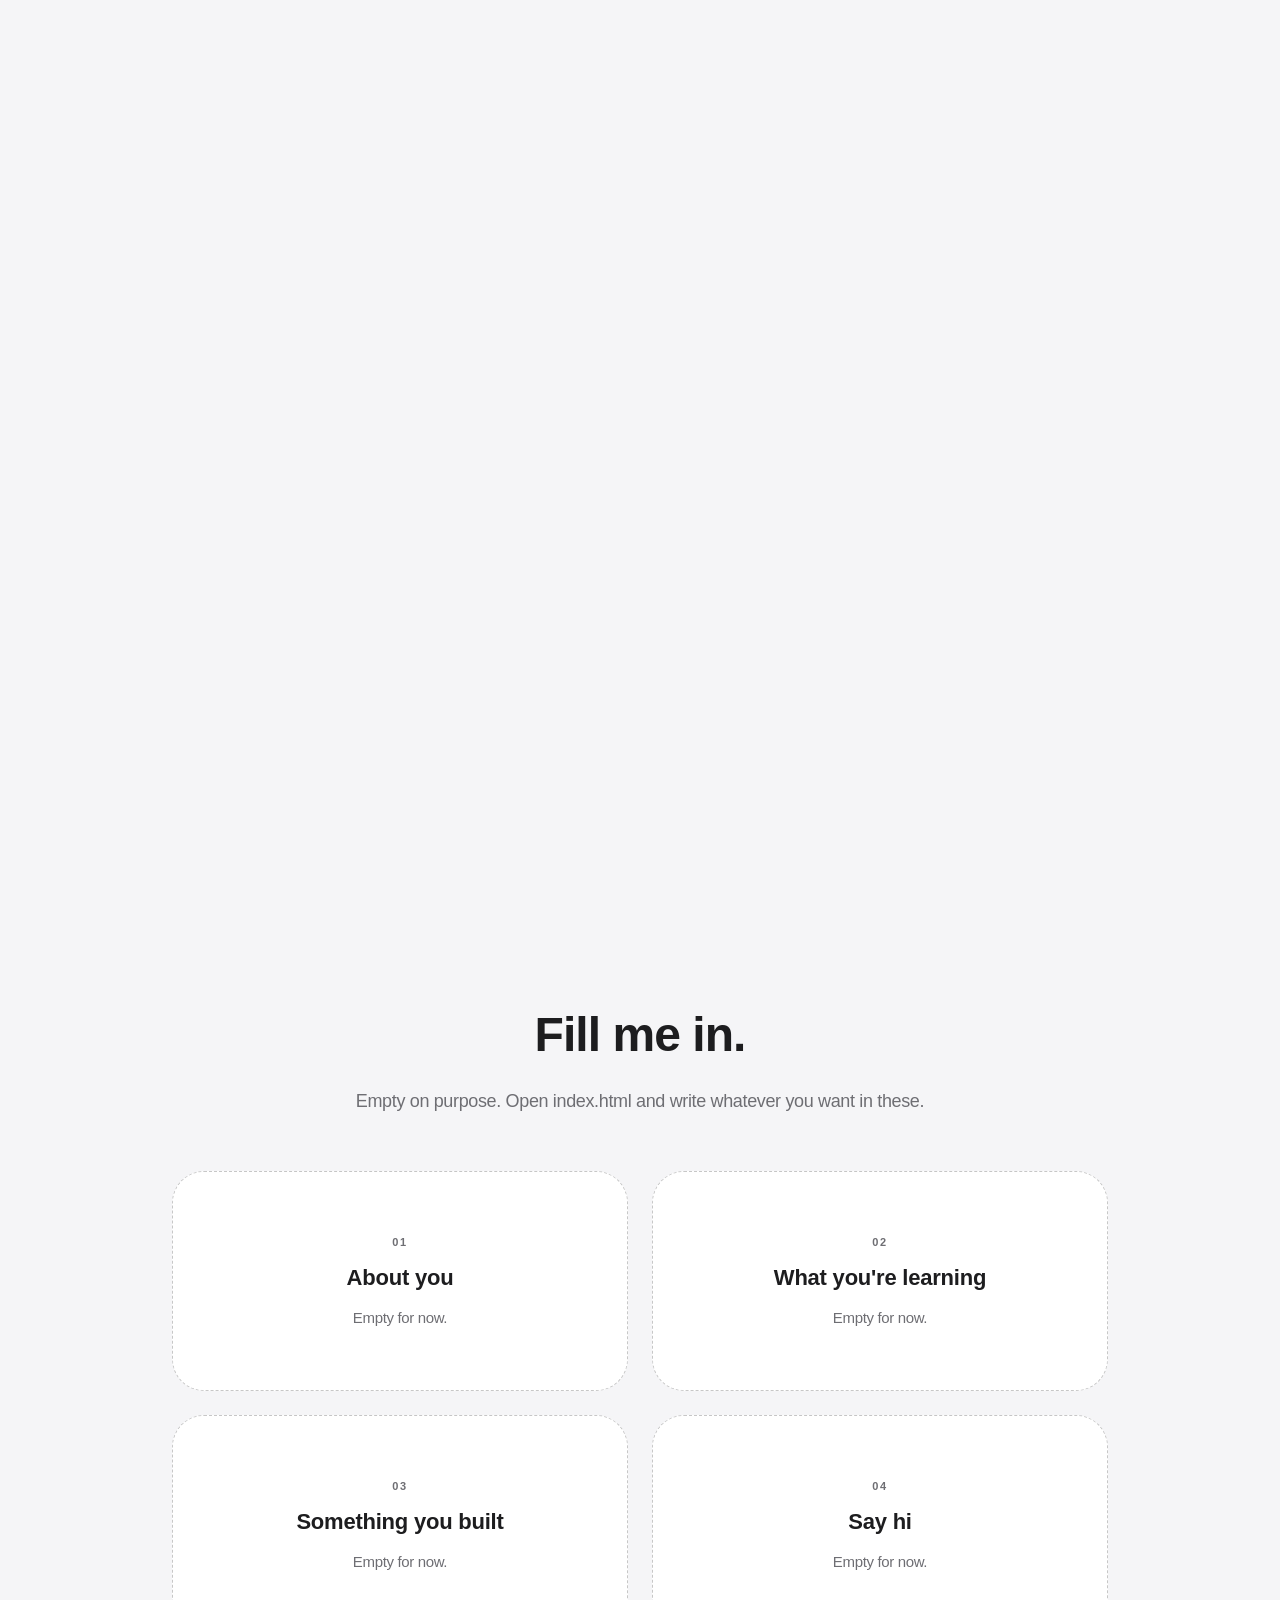
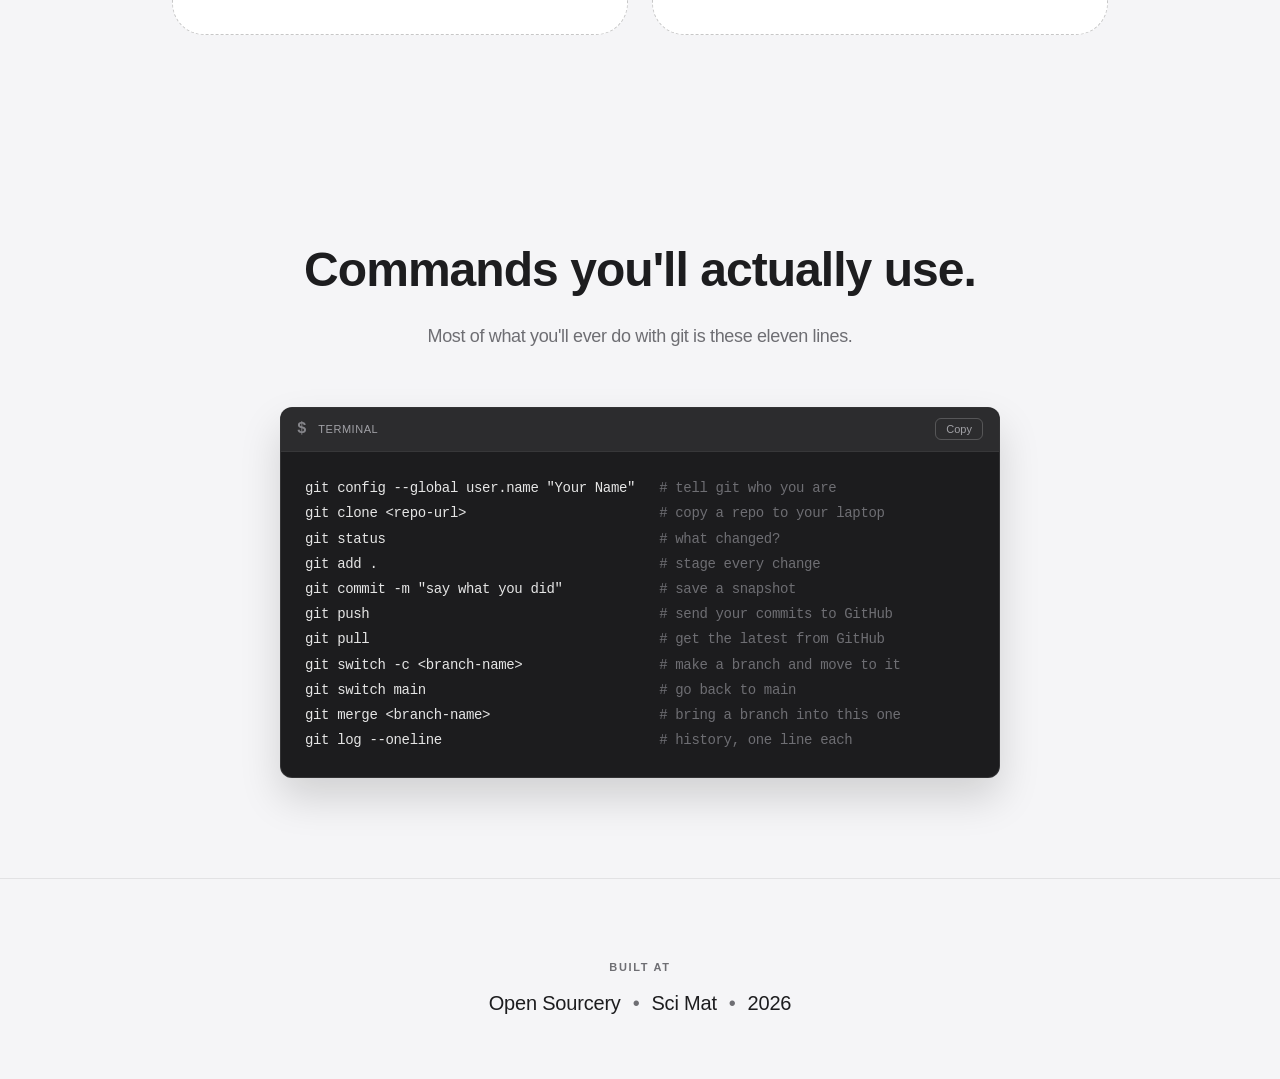
<file: index.html>
<!DOCTYPE html>
<html lang="en">

<head>
    <meta charset="UTF-8">
    <meta name="viewport" content="width=device-width, initial-scale=1.0">
    <title>Open Sourcery | Sci Mat</title>
    <meta name="description" content="Open Sourcery by Sci Mat: GitHub Pages and Actions demo.">
    <link rel="stylesheet" href="style.css">
    <script src="script.js"></script>
</head>

<body>
    <!-- Intro animation -->
    <div id="preloader">
        <div class="loader-logo">Open Sourcery</div>
    </div>

    <!-- Black/white switch, top-right -->
    <div class="top-bar">
        <button class="icon-btn" id="theme-toggle" aria-label="Switch black and white">
            <svg id="icon-moon" viewBox="0 0 20 20" xmlns="http://www.w3.org/2000/svg">
                <path d="M17.293 13.293A8 8 0 016.707 2.707a8.001 8.001 0 1010.586 10.586z"></path>
            </svg>
            <svg id="icon-sun" viewBox="0 0 20 20" xmlns="http://www.w3.org/2000/svg" style="display:none;">
                <path d="M10 2a1 1 0 011 1v1a1 1 0 11-2 0V3a1 1 0 011-1zm4 8a4 4 0 11-8 0 4 4 0 018 0zm-.464 4.95l.707.707a1 1 0 001.414-1.414l-.707-.707a1 1 0 00-1.414 1.414zm2.12-10.607a1 1 0 010 1.414l-.706.707a1 1 0 11-1.414-1.414l.707-.707a1 1 0 011.414 0zM17 11a1 1 0 100-2h-1a1 1 0 100 2h1zm-7 4a1 1 0 011 1v1a1 1 0 11-2 0v-1a1 1 0 011-1zM5.05 6.464A1 1 0 106.465 5.05l-.708-.707a1 1 0 00-1.414 1.414l.707.707zm1.414 8.486l-.707.707a1 1 0 01-1.414-1.414l.707-.707a1 1 0 011.414 1.414zM4 11a1 1 0 100-2H3a1 1 0 000 2h1z" fill-rule="evenodd" clip-rule="evenodd"></path>
            </svg>
        </button>
    </div>

    <!-- Hero -->
    <header>
        <h1>Open Sourcery</h1>
        <p class="subtitle">by Sci Mat</p>
        <p class="tagline">github pages and actions demo</p>

        <div class="btn-row">
            <a class="btn" href="https://github.com/IshuIsAwake" target="_blank" rel="noopener">
                <svg viewBox="0 0 16 16" xmlns="http://www.w3.org/2000/svg" aria-hidden="true">
                    <path d="M8 0c4.42 0 8 3.58 8 8a8.013 8.013 0 0 1-5.45 7.59c-.4.08-.55-.17-.55-.38 0-.27.01-1.13.01-2.2 0-.75-.25-1.23-.54-1.48 1.78-.2 3.65-.88 3.65-3.95 0-.88-.31-1.59-.82-2.15.08-.2.36-1.02-.08-2.12 0 0-.67-.22-2.2.82-.64-.18-1.32-.27-2-.27-.68 0-1.36.09-2 .27-1.53-1.03-2.2-.82-2.2-.82-.44 1.1-.16 1.92-.08 2.12-.51.56-.82 1.28-.82 2.15 0 3.06 1.86 3.75 3.64 3.95-.23.2-.44.55-.51 1.07-.46.21-1.61.55-2.33-.66-.15-.24-.6-.83-1.23-.82-.67.01-.27.38.01.53.34.19.73.9.82 1.13.16.45.68 1.31 2.69.94 0 .67.01 1.3.01 1.49 0 .21-.15.45-.55.38A7.995 7.995 0 0 1 0 8c0-4.42 3.58-8 8-8Z"></path>
                </svg>
                GitHub
            </a>
            <a class="btn btn-outline" href="projects.html">Projects &rarr;</a>
        </div>
    </header>

    <div class="container">

        <!-- Empty boxes: fill these in with anything you like -->
        <section>
            <h2 class="section-title reveal">Fill me in.</h2>
            <p class="section-subtitle reveal">Empty on purpose. Open index.html and write whatever you want in these.</p>
            <div class="box-grid two-by-two">
                <div class="box reveal">
                    <span class="box-number">01</span>
                    <h3>About you</h3>
                    <p>Empty for now.</p>
                </div>
                <div class="box reveal">
                    <span class="box-number">02</span>
                    <h3>What you're learning</h3>
                    <p>Empty for now.</p>
                </div>
                <div class="box reveal">
                    <span class="box-number">03</span>
                    <h3>Something you built</h3>
                    <p>Empty for now.</p>
                </div>
                <div class="box reveal">
                    <span class="box-number">04</span>
                    <h3>Say hi</h3>
                    <p>Empty for now.</p>
                </div>
            </div>
        </section>

        <!-- Terminal: git commands -->
        <section>
            <h2 class="section-title reveal">Commands you'll actually use.</h2>
            <p class="section-subtitle reveal">Most of what you'll ever do with git is these eleven lines.</p>
            <div class="terminal-window reveal">
                <div class="terminal-header">
                    <div class="terminal-label">
                        <span class="terminal-prompt">$</span>
                        <span class="terminal-title">Terminal</span>
                    </div>
                    <button class="copy-btn" data-copy-target="git-commands">Copy</button>
                </div>
                <pre><code id="git-commands">git config --global user.name "Your Name"   <span class="note"># tell git who you are</span>
git clone &lt;repo-url&gt;                        <span class="note"># copy a repo to your laptop</span>
git status                                  <span class="note"># what changed?</span>
git add .                                   <span class="note"># stage every change</span>
git commit -m "say what you did"            <span class="note"># save a snapshot</span>
git push                                    <span class="note"># send your commits to GitHub</span>
git pull                                    <span class="note"># get the latest from GitHub</span>
git switch -c &lt;branch-name&gt;                 <span class="note"># make a branch and move to it</span>
git switch main                             <span class="note"># go back to main</span>
git merge &lt;branch-name&gt;                     <span class="note"># bring a branch into this one</span>
git log --oneline                           <span class="note"># history, one line each</span></code></pre>
            </div>
        </section>

    </div>

    <footer class="reveal">
        <p class="footer-label">Built at</p>
        <p class="footer-line">Open Sourcery<span class="dot">&bull;</span>Sci Mat<span class="dot">&bull;</span><span id="year">2026</span></p>
    </footer>
</body>

</html>
</file>
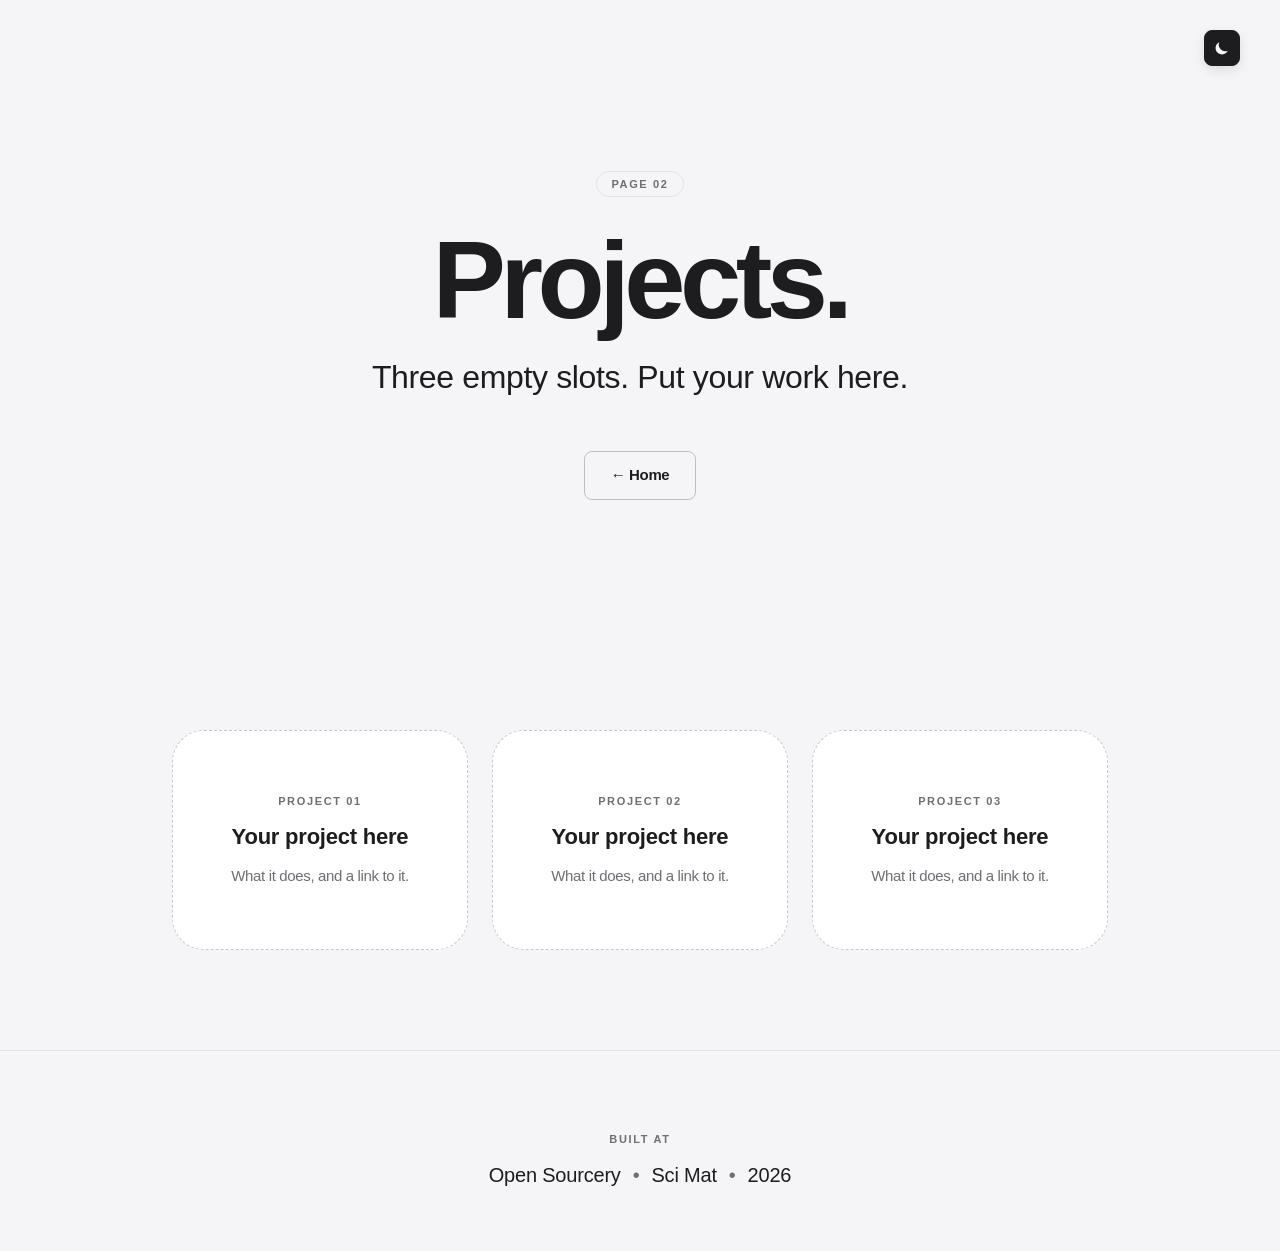
<file: projects.html>
<!DOCTYPE html>
<html lang="en">

<head>
    <meta charset="UTF-8">
    <meta name="viewport" content="width=device-width, initial-scale=1.0">
    <title>Projects | Open Sourcery</title>
    <meta name="description" content="Open Sourcery by Sci Mat: GitHub Pages and Actions demo.">
    <link rel="stylesheet" href="style.css">
    <script src="script.js"></script>
</head>

<body>
    <!-- Black/white switch, top-right -->
    <div class="top-bar">
        <button class="icon-btn" id="theme-toggle" aria-label="Switch black and white">
            <svg id="icon-moon" viewBox="0 0 20 20" xmlns="http://www.w3.org/2000/svg">
                <path d="M17.293 13.293A8 8 0 016.707 2.707a8.001 8.001 0 1010.586 10.586z"></path>
            </svg>
            <svg id="icon-sun" viewBox="0 0 20 20" xmlns="http://www.w3.org/2000/svg" style="display:none;">
                <path d="M10 2a1 1 0 011 1v1a1 1 0 11-2 0V3a1 1 0 011-1zm4 8a4 4 0 11-8 0 4 4 0 018 0zm-.464 4.95l.707.707a1 1 0 001.414-1.414l-.707-.707a1 1 0 00-1.414 1.414zm2.12-10.607a1 1 0 010 1.414l-.706.707a1 1 0 11-1.414-1.414l.707-.707a1 1 0 011.414 0zM17 11a1 1 0 100-2h-1a1 1 0 100 2h1zm-7 4a1 1 0 011 1v1a1 1 0 11-2 0v-1a1 1 0 011-1zM5.05 6.464A1 1 0 106.465 5.05l-.708-.707a1 1 0 00-1.414 1.414l.707.707zm1.414 8.486l-.707.707a1 1 0 01-1.414-1.414l.707-.707a1 1 0 011.414 1.414zM4 11a1 1 0 100-2H3a1 1 0 000 2h1z" fill-rule="evenodd" clip-rule="evenodd"></path>
            </svg>
        </button>
    </div>

    <!-- Hero -->
    <header class="short">
        <span class="badge">Page 02</span>
        <h1>Projects.</h1>
        <p class="tagline">Three empty slots. Put your work here.</p>

        <div class="btn-row">
            <a class="btn btn-outline" href="index.html">&larr; Home</a>
        </div>
    </header>

    <div class="container">

        <!-- Project slots: replace these with your own -->
        <section>
            <div class="box-grid">
                <div class="box reveal">
                    <span class="box-number">Project 01</span>
                    <h3>Your project here</h3>
                    <p>What it does, and a link to it.</p>
                </div>
                <div class="box reveal">
                    <span class="box-number">Project 02</span>
                    <h3>Your project here</h3>
                    <p>What it does, and a link to it.</p>
                </div>
                <div class="box reveal">
                    <span class="box-number">Project 03</span>
                    <h3>Your project here</h3>
                    <p>What it does, and a link to it.</p>
                </div>
            </div>
        </section>

    </div>

    <footer class="reveal">
        <p class="footer-label">Built at</p>
        <p class="footer-line">Open Sourcery<span class="dot">&bull;</span>Sci Mat<span class="dot">&bull;</span><span id="year">2026</span></p>
    </footer>
</body>

</html>
</file>
<file: style.css>
/* ─────────────────────────────────────────────
   Colours. Light is the default; the button in the
   top-right corner switches to dark.
───────────────────────────────────────────── */
:root {
    --bg: #f5f5f7;
    --bg-soft: #ffffff;
    --text: #1d1d1f;
    --text-soft: #6e6e73;
    --border: rgba(0, 0, 0, 0.08);
    --border-strong: rgba(0, 0, 0, 0.22);
}

[data-theme="dark"] {
    --bg: #000000;
    --bg-soft: #0a0a0a;
    --text: #ffffff;
    --text-soft: #86868b;
    --border: rgba(255, 255, 255, 0.12);
    --border-strong: rgba(255, 255, 255, 0.28);
}

* {
    margin: 0;
    padding: 0;
    box-sizing: border-box;
    -webkit-font-smoothing: antialiased;
}

body {
    background: var(--bg);
    color: var(--text);
    font-family: -apple-system, "SF Pro Display", "Inter", "Segoe UI", "Helvetica Neue", Helvetica, Arial, sans-serif;
    line-height: 1.47;
    letter-spacing: -0.022em;
    text-align: center;
    transition: background 0.4s ease, color 0.4s ease;
}

a {
    color: inherit;
}

.container {
    max-width: 980px;
    margin: 0 auto;
    padding: 0 22px;
}

/* ─────────────────────────────────────────────
   Intro animation (home page only)
───────────────────────────────────────────── */
#preloader {
    position: fixed;
    inset: 0;
    background: var(--bg);
    z-index: 10000;
    display: flex;
    justify-content: center;
    align-items: center;
    transition: opacity 0.8s ease, visibility 0.8s;
}

#preloader.fade-out {
    opacity: 0;
    visibility: hidden;
}

.loader-logo {
    font-size: clamp(40px, 9vw, 72px);
    font-weight: 700;
    letter-spacing: -0.05em;
    opacity: 0;
    filter: blur(10px);
    animation: entrance 2s cubic-bezier(0.2, 0.8, 0.2, 1) forwards;
}

@keyframes entrance {
    0%   { opacity: 0; transform: scale(0.9); filter: blur(10px); }
    30%  { opacity: 1; transform: scale(1);   filter: blur(0); }
    80%  { opacity: 1; transform: scale(1);   filter: blur(0); }
    100% { opacity: 0; transform: scale(1.1); filter: blur(5px); }
}

/* ─────────────────────────────────────────────
   Top-right corner: the black/white switch
───────────────────────────────────────────── */
.top-bar {
    position: fixed;
    top: 30px;
    right: 40px;
    z-index: 10001;
    display: flex;
    gap: 12px;
    opacity: 0;
    transform: translateY(-20px);
    transition: all 0.8s cubic-bezier(0.16, 1, 0.3, 1);
}

.top-bar.loaded {
    opacity: 1;
    transform: translateY(0);
}

.icon-btn {
    width: 36px;
    height: 36px;
    display: flex;
    align-items: center;
    justify-content: center;
    background: var(--text);
    color: var(--bg);
    border: 1px solid var(--text);
    border-radius: 8px;
    cursor: pointer;
    box-shadow: 0 4px 12px rgba(0, 0, 0, 0.1);
    transition: all 0.2s ease;
}

.icon-btn:hover {
    background: transparent;
    color: var(--text);
    transform: translateY(-1px);
}

.icon-btn svg {
    width: 16px;
    height: 16px;
    fill: currentColor;
}

/* ─────────────────────────────────────────────
   Hero
───────────────────────────────────────────── */
header {
    min-height: 100vh;
    display: flex;
    flex-direction: column;
    justify-content: center;
    align-items: center;
    padding: 120px 22px 80px;
    opacity: 0;
    transform: translateY(20px);
    transition: all 1.2s cubic-bezier(0.2, 0.8, 0.2, 1);
}

header.short {
    min-height: 70vh;
}

header.loaded {
    opacity: 1;
    transform: translateY(0);
}

.badge {
    display: inline-block;
    padding: 4px 14px;
    border: 1px solid var(--border);
    border-radius: 20px;
    color: var(--text-soft);
    font-size: 11px;
    font-weight: 600;
    text-transform: uppercase;
    letter-spacing: 0.15em;
    margin-bottom: 28px;
}

header h1 {
    font-size: clamp(56px, 12vw, 110px);
    font-weight: 600;
    letter-spacing: -0.05em;
    line-height: 1;
    margin-bottom: 24px;
}

.subtitle {
    font-size: 20px;
    color: var(--text-soft);
    letter-spacing: 0.02em;
    margin-bottom: 40px;
}

.tagline {
    font-size: clamp(24px, 4vw, 32px);
    font-weight: 500;
    line-height: 1.15;
    margin-bottom: 56px;
}

/* ─────────────────────────────────────────────
   Buttons
───────────────────────────────────────────── */
.btn-row {
    display: flex;
    flex-wrap: wrap;
    justify-content: center;
    gap: 14px;
}

.btn {
    display: inline-flex;
    align-items: center;
    gap: 8px;
    padding: 12px 26px;
    background: var(--text);
    color: var(--bg);
    border: 1px solid var(--text);
    border-radius: 8px;
    font-size: 15px;
    font-weight: 600;
    text-decoration: none;
    box-shadow: 0 4px 12px rgba(0, 0, 0, 0.1);
    transition: all 0.2s ease;
}

.btn:hover {
    background: transparent;
    color: var(--text);
    transform: translateY(-1px);
}

.btn svg {
    width: 18px;
    height: 18px;
    fill: currentColor;
}

.btn-outline {
    background: transparent;
    color: var(--text);
    border-color: var(--border-strong);
    box-shadow: none;
}

.btn-outline:hover {
    border-color: var(--text);
}

/* ─────────────────────────────────────────────
   Sections
───────────────────────────────────────────── */
section {
    padding: 100px 0;
}

.section-title {
    font-size: clamp(36px, 6vw, 48px);
    font-weight: 600;
    letter-spacing: -0.02em;
    margin-bottom: 16px;
}

.section-subtitle {
    font-size: 18px;
    color: var(--text-soft);
    max-width: 640px;
    margin: 0 auto 56px;
    line-height: 1.6;
}

/* Empty boxes: the parts people fill in themselves */
.box-grid {
    display: grid;
    grid-template-columns: repeat(auto-fit, minmax(260px, 1fr));
    gap: 24px;
}

.box-grid.two-by-two {
    grid-template-columns: repeat(2, 1fr);
}

.box {
    min-height: 220px;
    padding: 36px 28px;
    background: var(--bg-soft);
    border: 1.5px dashed var(--border-strong);
    border-radius: 32px;
    display: flex;
    flex-direction: column;
    justify-content: center;
    align-items: center;
    gap: 12px;
    transition: all 0.3s ease;
}

.box:hover {
    border-color: var(--text);
    transform: translateY(-4px);
}

.box h3 {
    font-size: 22px;
    font-weight: 600;
    letter-spacing: -0.01em;
}

.box p {
    font-size: 15px;
    color: var(--text-soft);
}

.box-number {
    font-size: 11px;
    font-weight: 600;
    text-transform: uppercase;
    letter-spacing: 0.15em;
    color: var(--text-soft);
}

/* ─────────────────────────────────────────────
   Terminal (dark in both themes)
───────────────────────────────────────────── */
.terminal-window {
    max-width: 720px;
    margin: 0 auto;
    text-align: left;
    background: #1c1c1e;
    border: 1px solid rgba(255, 255, 255, 0.1);
    border-radius: 12px;
    overflow: hidden;
    box-shadow: 0 20px 40px rgba(0, 0, 0, 0.15);
}

[data-theme="dark"] .terminal-window {
    border-color: rgba(255, 255, 255, 0.05);
    box-shadow: 0 20px 60px rgba(0, 0, 0, 0.5);
}

.terminal-header {
    display: flex;
    justify-content: space-between;
    align-items: center;
    padding: 10px 16px;
    background: #2c2c2e;
    border-bottom: 1px solid rgba(255, 255, 255, 0.05);
}

.terminal-label {
    display: flex;
    gap: 12px;
    align-items: center;
}

.terminal-prompt {
    color: #86868b;
    font-family: "SF Mono", Menlo, Consolas, monospace;
    font-weight: 700;
}

.terminal-title {
    color: #a1a1a6;
    font-size: 11px;
    font-weight: 500;
    letter-spacing: 0.05em;
    text-transform: uppercase;
}

.copy-btn {
    background: transparent;
    border: 1px solid rgba(255, 255, 255, 0.2);
    color: #a1a1a6;
    padding: 4px 10px;
    border-radius: 6px;
    font-size: 11px;
    font-weight: 500;
    cursor: pointer;
    transition: all 0.2s ease;
}

.copy-btn:hover {
    color: #f5f5f7;
    background: rgba(255, 255, 255, 0.1);
    border-color: rgba(255, 255, 255, 0.4);
}

.copy-btn.copied {
    background: #f5f5f7;
    color: #1c1c1e;
    border-color: #f5f5f7;
}

.terminal-window pre {
    padding: 24px;
    overflow-x: auto;
}

.terminal-window code {
    color: #e5e5e5;
    font-family: "SF Mono", Menlo, Consolas, monospace;
    font-size: 14px;
    line-height: 1.8;
}

.terminal-window .note {
    color: #6e6e73;
}

/* ─────────────────────────────────────────────
   Scroll-in animation
───────────────────────────────────────────── */
.reveal {
    opacity: 0;
    transform: translateY(40px);
    transition: all 0.8s cubic-bezier(0.4, 0, 0.2, 1);
}

.reveal.active {
    opacity: 1;
    transform: translateY(0);
}

/* ─────────────────────────────────────────────
   Footer
───────────────────────────────────────────── */
footer {
    padding: 80px 22px 60px;
    border-top: 1px solid var(--border);
}

.footer-label {
    font-size: 11px;
    font-weight: 600;
    text-transform: uppercase;
    letter-spacing: 0.15em;
    color: var(--text-soft);
    margin-bottom: 14px;
}

.footer-line {
    font-size: 20px;
    font-weight: 500;
    letter-spacing: -0.01em;
}

.footer-line .dot {
    color: var(--text-soft);
    margin: 0 12px;
}

/* ─────────────────────────────────────────────
   Phones
───────────────────────────────────────────── */
@media (max-width: 768px) {
    .top-bar {
        top: 16px;
        right: 16px;
    }

    .subtitle {
        font-size: 17px;
        margin-bottom: 28px;
    }

    .tagline {
        margin-bottom: 40px;
    }

    section {
        padding: 70px 0;
    }

    .terminal-window code {
        font-size: 12px;
    }

    .box-grid.two-by-two {
        grid-template-columns: 1fr;
    }
}
</file>
